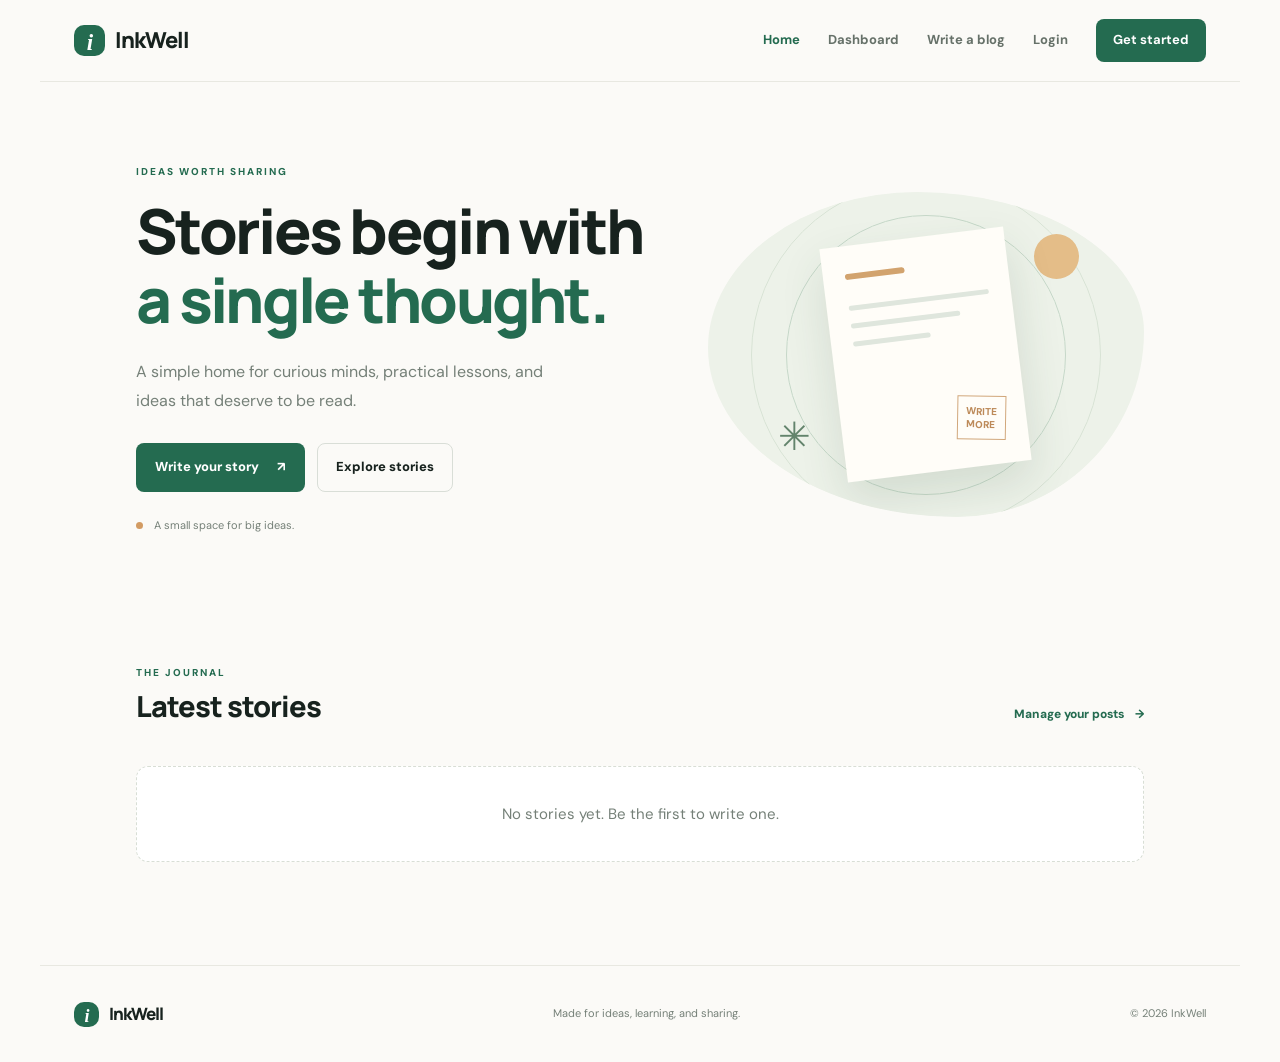
<file: index.html>
<!DOCTYPE html>
<html lang="en">
<head>
  <meta charset="UTF-8">
  <meta name="viewport" content="width=device-width, initial-scale=1.0">
  <title>InkWell — Home</title>
  <link rel="stylesheet" href="style.css">
  <script src="app.js" defer></script>
</head>
<body>
  <header class="site-header">
    <a class="brand" href="index.html"><span class="brand-mark">i</span> InkWell</a>
    <button class="menu-toggle" id="menuToggle" aria-label="Toggle navigation">☰</button>
    <nav class="nav-links" id="navLinks">
      <a class="active" href="index.html">Home</a>
      <a href="dashboard.html">Dashboard</a>
      <a href="create-blog.html">Write a blog</a>
      <a href="login.html" id="loginNav">Login</a>
      <a class="nav-cta" href="register.html" id="registerNav">Get started</a>
      <button class="link-button hidden" id="logoutButton">Log out</button>
    </nav>
  </header>

  <main>
    <section class="hero">
      <div class="hero-copy">
        <p class="eyebrow">IDEAS WORTH SHARING</p>
        <h1>Stories begin with<br><span>a single thought.</span></h1>
        <p class="hero-description">A simple home for curious minds, practical lessons, and ideas that deserve to be read.</p>
        <div class="hero-actions">
          <a class="button button-primary" href="create-blog.html">Write your story <span>↗</span></a>
          <a class="button button-secondary" href="#latest">Explore stories</a>
        </div>
        <p class="hero-note"><span class="dot"></span> A small space for big ideas.</p>
      </div>
      <div class="hero-art" aria-label="Decorative abstract illustration">
        <div class="art-orbit orbit-one"></div><div class="art-orbit orbit-two"></div>
        <div class="art-paper"><div class="paper-top"></div><div class="paper-line long"></div><div class="paper-line"></div><div class="paper-line short"></div><div class="paper-stamp">WRITE<br>MORE</div></div>
        <div class="art-sun"></div><div class="art-star">✳</div>
      </div>
    </section>

    <section class="section latest-section" id="latest">
      <div class="section-heading">
        <div><p class="eyebrow">THE JOURNAL</p><h2>Latest stories</h2></div>
        <a class="text-link" href="dashboard.html">Manage your posts <span>→</span></a>
      </div>
      <div class="blog-grid" id="blogGrid"></div>
      <p class="empty-state hidden" id="emptyState">No stories yet. Be the first to write one.</p>
    </section>
  </main>

  <footer class="site-footer"><a class="brand" href="index.html"><span class="brand-mark">i</span> InkWell</a><p>Made for ideas, learning, and sharing.</p><span>© <span id="year"></span> InkWell</span></footer>
</body>
</html>
</file>
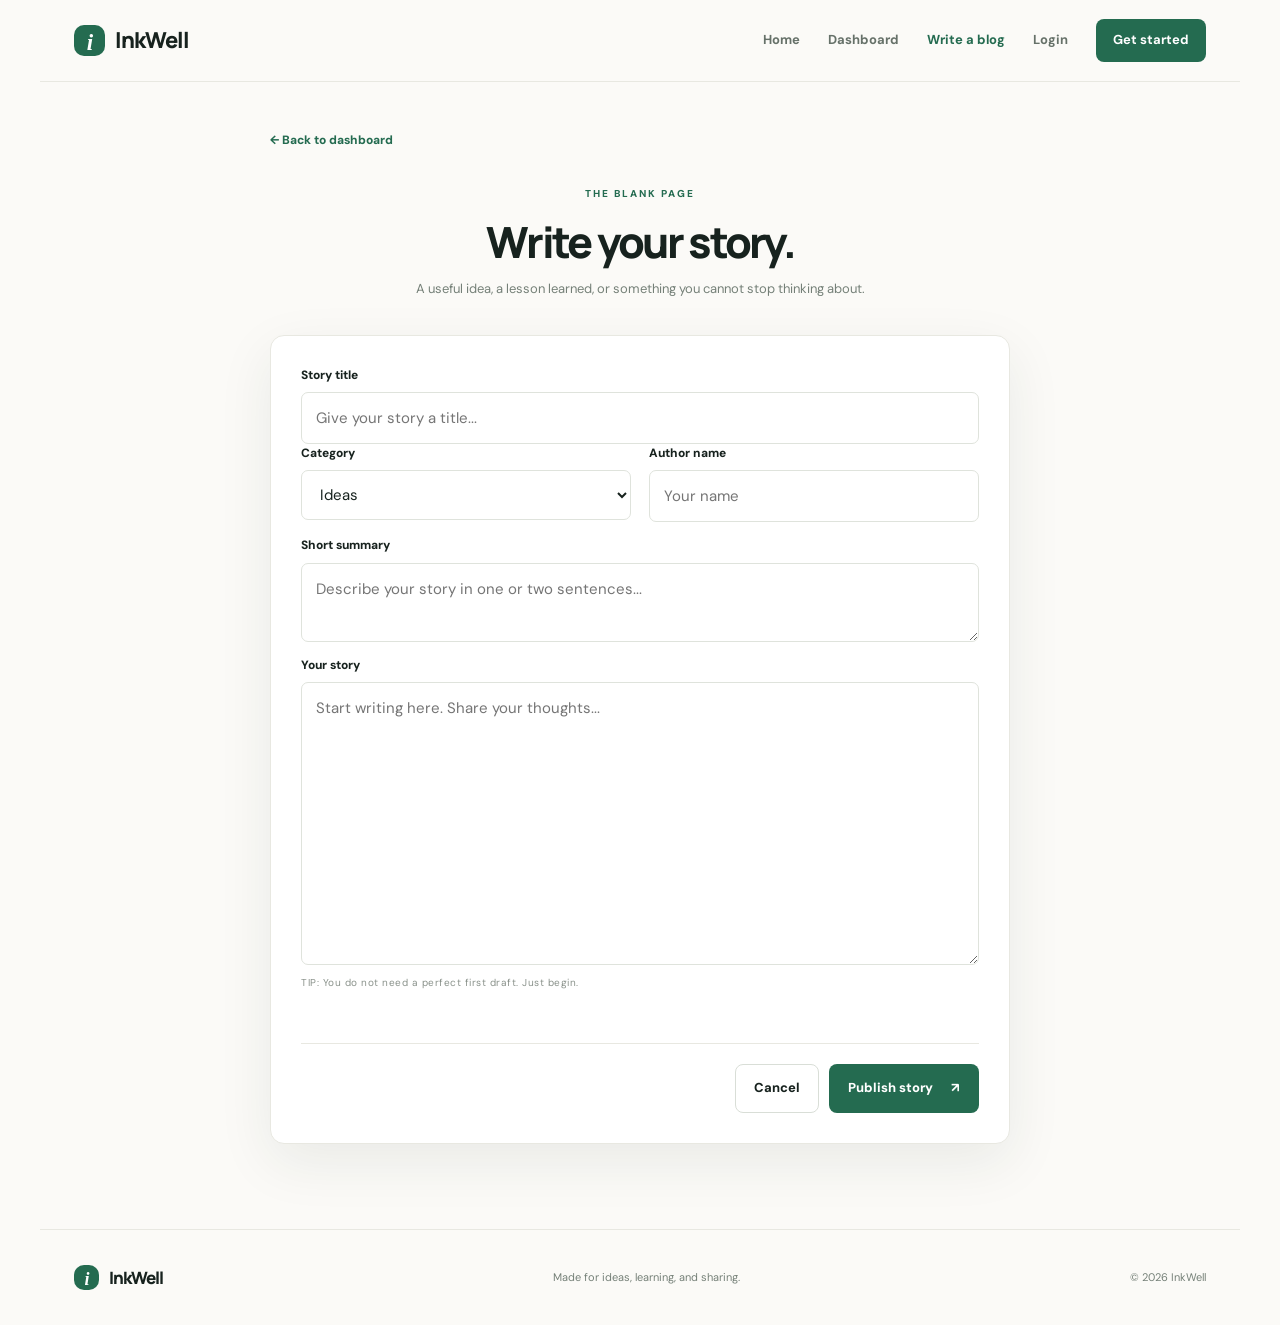
<file: create-blog.html>
<!DOCTYPE html>
<html lang="en">
<head><meta charset="UTF-8"><meta name="viewport" content="width=device-width, initial-scale=1.0"><title>Write a story — InkWell</title><link rel="stylesheet" href="style.css"><script src="app.js" defer></script></head>
<body>
  <header class="site-header"><a class="brand" href="index.html"><span class="brand-mark">i</span> InkWell</a><button class="menu-toggle" id="menuToggle" aria-label="Toggle navigation">☰</button><nav class="nav-links" id="navLinks"><a href="index.html">Home</a><a href="dashboard.html">Dashboard</a><a class="active" href="create-blog.html">Write a blog</a><a href="login.html" id="loginNav">Login</a><a class="nav-cta" href="register.html" id="registerNav">Get started</a><button class="link-button hidden" id="logoutButton">Log out</button></nav></header>
  <main class="editor-main">
    <a href="dashboard.html" class="back-link">← Back to dashboard</a>
    <div class="editor-heading"><p class="eyebrow">THE BLANK PAGE</p><h1>Write your story.</h1><p class="muted">A useful idea, a lesson learned, or something you cannot stop thinking about.</p></div>
    <form class="editor-card" id="blogForm">
      <label for="blogTitle">Story title</label><input id="blogTitle" name="title" type="text" maxlength="100" placeholder="Give your story a title..." required>
      <div class="form-row"><div class="form-field"><label for="blogCategory">Category</label><select id="blogCategory" name="category"><option>Ideas</option><option>Technology</option><option>Learning</option><option>Career</option><option>Lifestyle</option><option>Personal</option></select></div><div class="form-field"><label for="blogAuthor">Author name</label><input id="blogAuthor" name="author" type="text" maxlength="50" placeholder="Your name" required></div></div>
      <label for="blogExcerpt">Short summary</label><textarea id="blogExcerpt" name="excerpt" rows="2" maxlength="180" placeholder="Describe your story in one or two sentences..." required></textarea>
      <label for="blogContent">Your story</label><textarea id="blogContent" name="content" class="content-input" rows="10" placeholder="Start writing here. Share your thoughts..." required minlength="30"></textarea>
      <p class="editor-tip">TIP: You do not need a perfect first draft. Just begin.</p>
      <p class="form-message" id="blogMessage" aria-live="polite"></p>
      <div class="editor-actions"><a class="button button-secondary" href="dashboard.html">Cancel</a><button class="button button-primary" type="submit">Publish story <span>↗</span></button></div>
    </form>
  </main>
  <footer class="site-footer"><a class="brand" href="index.html"><span class="brand-mark">i</span> InkWell</a><p>Made for ideas, learning, and sharing.</p><span>© <span id="year"></span> InkWell</span></footer>
</body>
</html>
</file>
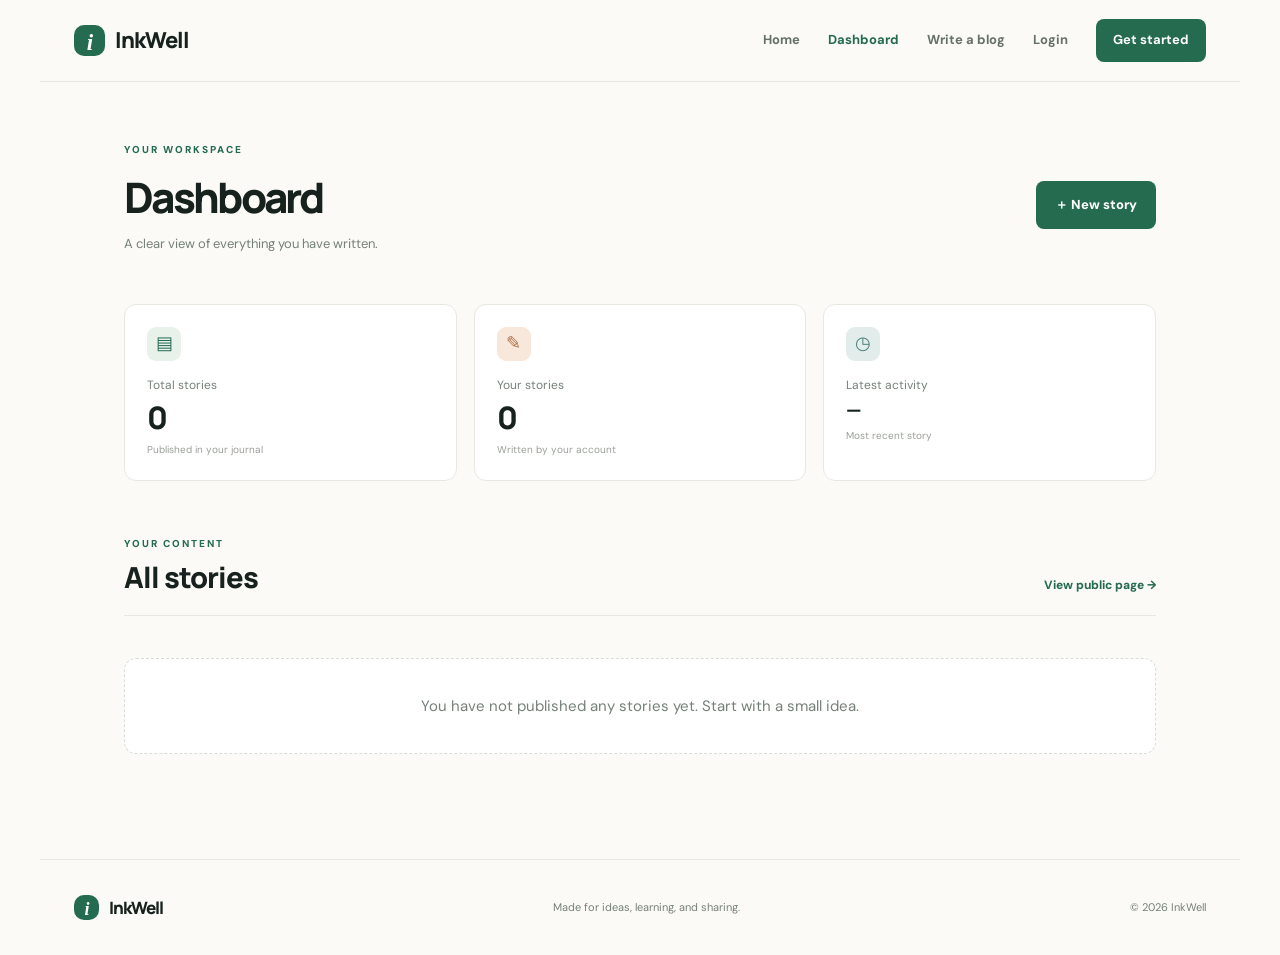
<file: dashboard.html>
<!DOCTYPE html>
<html lang="en">
<head><meta charset="UTF-8"><meta name="viewport" content="width=device-width, initial-scale=1.0"><title>Dashboard — InkWell</title><link rel="stylesheet" href="style.css"><script src="app.js" defer></script></head>
<body>
  <header class="site-header"><a class="brand" href="index.html"><span class="brand-mark">i</span> InkWell</a><button class="menu-toggle" id="menuToggle" aria-label="Toggle navigation">☰</button><nav class="nav-links" id="navLinks"><a href="index.html">Home</a><a class="active" href="dashboard.html">Dashboard</a><a href="create-blog.html">Write a blog</a><a href="login.html" id="loginNav">Login</a><a class="nav-cta" href="register.html" id="registerNav">Get started</a><button class="link-button hidden" id="logoutButton">Log out</button></nav></header>
  <main class="dashboard-main">
    <div class="dashboard-heading"><div><p class="eyebrow">YOUR WORKSPACE</p><h1>Dashboard<span id="welcomeName"></span></h1><p class="muted">A clear view of everything you have written.</p></div><a class="button button-primary" href="create-blog.html">＋ New story</a></div>
    <div class="stats-grid"><article class="stat-card"><span class="stat-icon">▤</span><p>Total stories</p><strong id="totalPosts">0</strong><span class="stat-foot">Published in your journal</span></article><article class="stat-card"><span class="stat-icon peach">✎</span><p>Your stories</p><strong id="myPosts">0</strong><span class="stat-foot">Written by your account</span></article><article class="stat-card"><span class="stat-icon green">◷</span><p>Latest activity</p><strong class="stat-word" id="latestActivity">—</strong><span class="stat-foot">Most recent story</span></article></div>
    <section class="dashboard-list"><div class="section-heading"><div><p class="eyebrow">YOUR CONTENT</p><h2>All stories</h2></div><a class="text-link" href="index.html">View public page →</a></div><div id="dashboardPosts" class="dashboard-posts"></div><p class="empty-state hidden" id="dashboardEmpty">You have not published any stories yet. Start with a small idea.</p></section>
  </main>
  <footer class="site-footer"><a class="brand" href="index.html"><span class="brand-mark">i</span> InkWell</a><p>Made for ideas, learning, and sharing.</p><span>© <span id="year"></span> InkWell</span></footer>
</body>
</html>
</file>
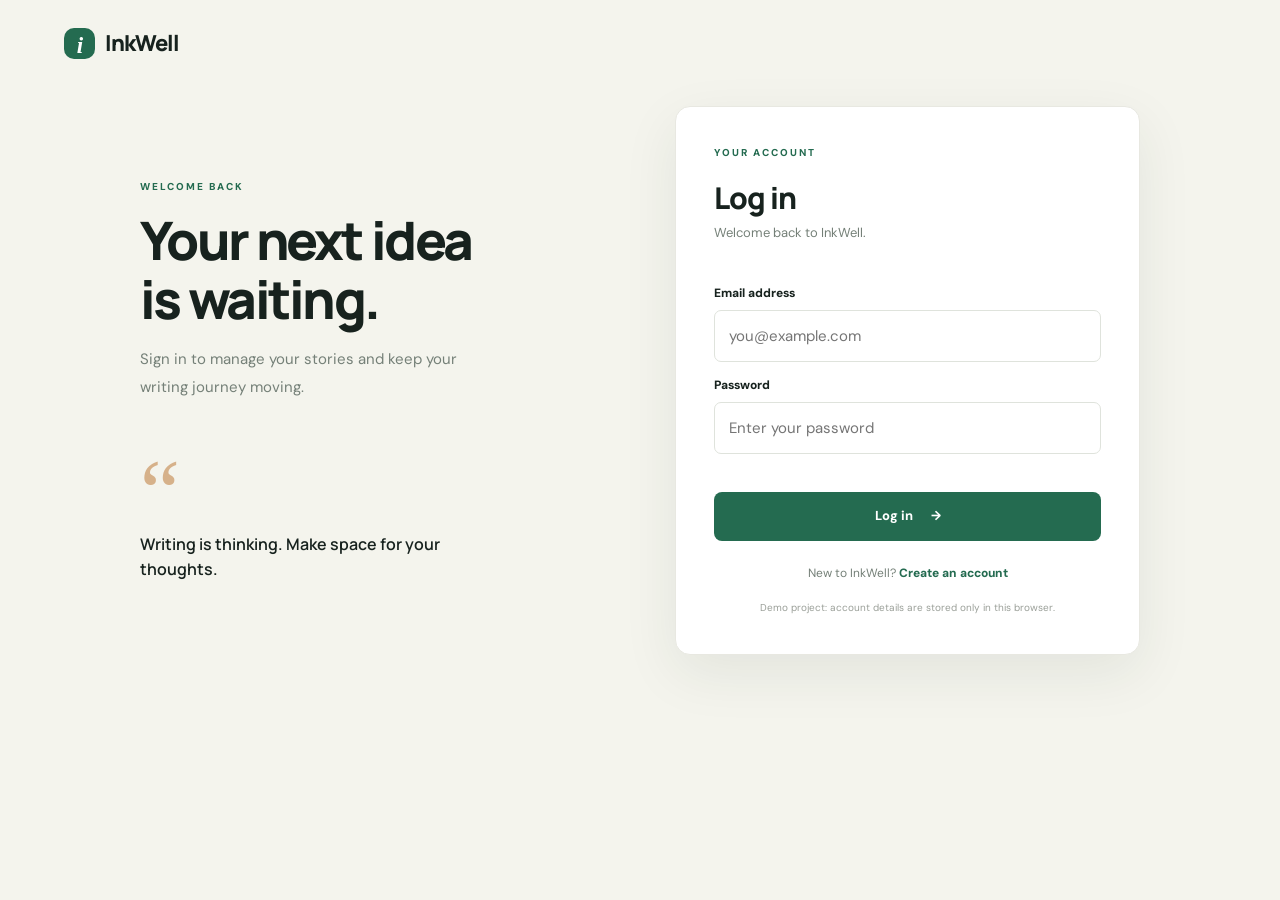
<file: login.html>
<!DOCTYPE html>
<html lang="en">
<head><meta charset="UTF-8"><meta name="viewport" content="width=device-width, initial-scale=1.0"><title>Login — InkWell</title><link rel="stylesheet" href="style.css"><script src="app.js" defer></script></head>
<body class="auth-body">
  <a class="brand auth-brand" href="index.html"><span class="brand-mark">i</span> InkWell</a>
  <main class="auth-layout">
    <section class="auth-intro"><p class="eyebrow">WELCOME BACK</p><h1>Your next idea<br>is waiting.</h1><p>Sign in to manage your stories and keep your writing journey moving.</p><div class="quote-mark">“</div><blockquote>Writing is thinking. Make space for your thoughts.</blockquote></section>
    <section class="auth-card"><p class="eyebrow">YOUR ACCOUNT</p><h2>Log in</h2><p class="muted">Welcome back to InkWell.</p>
      <form id="loginForm">
        <label for="loginEmail">Email address</label><input id="loginEmail" name="email" type="email" placeholder="you@example.com" required>
        <label for="loginPassword">Password</label><input id="loginPassword" name="password" type="password" placeholder="Enter your password" required minlength="6">
        <p class="form-message" id="loginMessage" aria-live="polite"></p>
        <button class="button button-primary full-width" type="submit">Log in <span>→</span></button>
      </form>
      <p class="auth-switch">New to InkWell? <a href="register.html">Create an account</a></p>
      <p class="demo-note">Demo project: account details are stored only in this browser.</p>
    </section>
  </main>
</body>
</html>
</file>
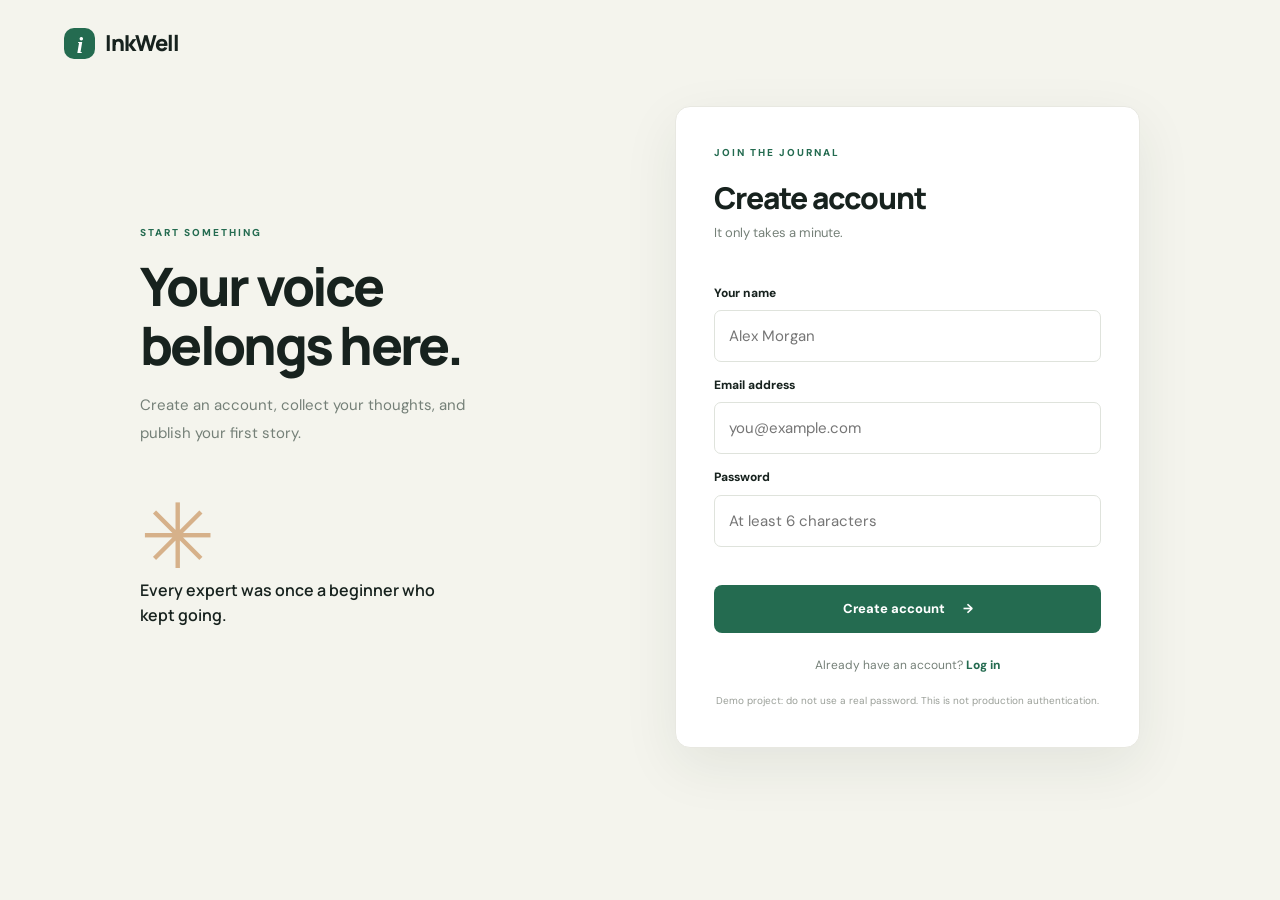
<file: register.html>
<!DOCTYPE html>
<html lang="en">
<head><meta charset="UTF-8"><meta name="viewport" content="width=device-width, initial-scale=1.0"><title>Register — InkWell</title><link rel="stylesheet" href="style.css"><script src="app.js" defer></script></head>
<body class="auth-body">
  <a class="brand auth-brand" href="index.html"><span class="brand-mark">i</span> InkWell</a>
  <main class="auth-layout">
    <section class="auth-intro"><p class="eyebrow">START SOMETHING</p><h1>Your voice<br>belongs here.</h1><p>Create an account, collect your thoughts, and publish your first story.</p><div class="quote-mark">✳</div><blockquote>Every expert was once a beginner who kept going.</blockquote></section>
    <section class="auth-card"><p class="eyebrow">JOIN THE JOURNAL</p><h2>Create account</h2><p class="muted">It only takes a minute.</p>
      <form id="registerForm">
        <label for="registerName">Your name</label><input id="registerName" name="name" type="text" placeholder="Alex Morgan" required minlength="2">
        <label for="registerEmail">Email address</label><input id="registerEmail" name="email" type="email" placeholder="you@example.com" required>
        <label for="registerPassword">Password</label><input id="registerPassword" name="password" type="password" placeholder="At least 6 characters" required minlength="6">
        <p class="form-message" id="registerMessage" aria-live="polite"></p>
        <button class="button button-primary full-width" type="submit">Create account <span>→</span></button>
      </form>
      <p class="auth-switch">Already have an account? <a href="login.html">Log in</a></p>
      <p class="demo-note">Demo project: do not use a real password. This is not production authentication.</p>
    </section>
  </main>
</body>
</html>
</file>
<file: style.css>
@import url('https://fonts.googleapis.com/css2?family=DM+Sans:wght@400;500;600;700&family=Manrope:wght@400;500;600;700;800&display=swap');
:root{--ink:#17221e;--muted:#758078;--green:#246b50;--green-dark:#194d3b;--mint:#e8f2eb;--paper:#fbfaf7;--line:#e8e8e1;--peach:#f5e1d2;--white:#fff;--shadow:0 18px 55px rgba(25,45,34,.08)}
*{box-sizing:border-box}html{scroll-behavior:smooth}body{margin:0;background:var(--paper);color:var(--ink);font-family:'DM Sans',sans-serif;font-size:15px;line-height:1.6}a{color:inherit;text-decoration:none}button,input,textarea,select{font:inherit}.site-header{height:82px;max-width:1200px;padding:0 34px;margin:auto;display:flex;align-items:center;justify-content:space-between;border-bottom:1px solid var(--line)}.brand{display:inline-flex;align-items:center;gap:10px;font-family:Manrope,sans-serif;font-weight:800;font-size:22px;letter-spacing:-1px}.brand-mark{width:31px;height:31px;background:var(--green);color:white;display:inline-grid;place-items:center;border-radius:10px;font-family:Georgia,serif;font-size:23px;font-style:italic}.nav-links{display:flex;align-items:center;gap:28px;color:#667169;font-size:13px;font-weight:700}.nav-links a.active{color:var(--green)}.nav-cta{background:var(--green);color:white!important;padding:11px 17px;border-radius:8px}.link-button{border:0;background:transparent;color:#667169;cursor:pointer;font-weight:700}.menu-toggle{display:none;border:0;background:transparent;font-size:23px}.hero{max-width:1200px;margin:0 auto;padding:82px 7.5% 76px;display:grid;grid-template-columns:1.08fr .92fr;align-items:center;gap:60px;min-height:490px}.eyebrow{font-size:10px;letter-spacing:2px;font-weight:800;color:var(--green);margin:0 0 16px}.hero h1,.auth-intro h1,.editor-heading h1,.dashboard-heading h1{font-family:Manrope,sans-serif;font-size:clamp(38px,5vw,62px);line-height:1.12;letter-spacing:-2.7px;margin:0;font-weight:800}.hero h1 span{color:var(--green)}.hero-description{max-width:435px;color:var(--muted);font-size:16px;line-height:1.85;margin:22px 0 27px}.hero-actions{display:flex;gap:12px;flex-wrap:wrap}.button{display:inline-flex;align-items:center;justify-content:center;gap:18px;padding:13px 18px;border:1px solid transparent;border-radius:8px;font-size:13px;font-weight:800;cursor:pointer;transition:transform .18s,background .18s}.button:hover{transform:translateY(-2px)}.button-primary{background:var(--green);color:white}.button-primary:hover{background:var(--green-dark)}.button-secondary{background:transparent;border-color:#d9ded7;color:var(--ink)}.hero-note{font-size:11px;color:var(--muted);margin-top:25px}.dot{display:inline-block;width:7px;height:7px;background:#d29b63;border-radius:50%;margin-right:8px}.hero-art{height:325px;position:relative;display:grid;place-items:center;background:#edf2e9;border-radius:48% 52% 43% 57%/48% 43% 57% 52%;overflow:hidden}.art-orbit{position:absolute;border:1px solid #c6d8c9;border-radius:50%;width:280px;height:280px}.orbit-two{width:350px;height:350px;border-color:#d8e3d5}.art-paper{position:relative;width:185px;height:235px;background:#fffdf8;box-shadow:0 20px 45px #34553c24;padding:28px 22px;transform:rotate(-7deg);z-index:2}.paper-top{width:60px;height:6px;background:#d2a36e;border-radius:4px;margin-bottom:26px}.paper-line{height:5px;width:78%;background:#dfe6dd;margin:13px 0;border-radius:5px}.paper-line.long{width:100%}.paper-line.short{width:55%}.paper-stamp{position:absolute;bottom:26px;right:20px;border:1px solid #d1a77b;color:#bd8a59;padding:8px;font-size:10px;line-height:1.3;font-weight:800;transform:rotate(8deg)}.art-sun{position:absolute;right:15%;top:13%;width:45px;height:45px;border-radius:50%;background:#e4bd88}.art-star{position:absolute;left:16%;bottom:15%;font-size:39px;color:#63846c}.section{max-width:1200px;margin:auto;padding:44px 7.5% 88px}.section-heading{display:flex;align-items:end;justify-content:space-between;gap:20px;margin-bottom:27px}.section-heading h2,.dashboard-list h2{font:800 29px/1.2 Manrope,sans-serif;letter-spacing:-1px;margin:0}.section-heading .eyebrow{margin-bottom:8px}.text-link{font-size:12px;font-weight:800;color:var(--green)}.text-link span{margin-left:8px}.blog-grid{display:grid;grid-template-columns:repeat(3,minmax(0,1fr));gap:20px}.blog-card{border:1px solid var(--line);background:white;border-radius:13px;overflow:hidden;transition:transform .2s,box-shadow .2s}.blog-card:hover{transform:translateY(-4px);box-shadow:var(--shadow)}.card-art{height:130px;display:flex;align-items:center;justify-content:center;font-family:Manrope,sans-serif;font-size:45px;font-weight:800;color:#3e7053;background:#e4eee3}.card-art.art-1{background:#f5e7d9;color:#a86d48}.card-art.art-2{background:#e8e5f1;color:#71639a}.card-art.art-3{background:#e2eceb;color:#4d817a}.blog-card-content{padding:21px}.category-tag{font-size:9px;letter-spacing:1.4px;font-weight:800;text-transform:uppercase;color:var(--green)}.blog-card h3{font:800 18px/1.35 Manrope,sans-serif;letter-spacing:-.4px;margin:10px 0}.blog-card p{font-size:12px;line-height:1.8;color:var(--muted);margin:0 0 18px}.card-meta{display:flex;justify-content:space-between;gap:10px;border-top:1px solid var(--line);padding-top:13px;color:#89918a;font-size:10px}.empty-state{padding:35px;text-align:center;color:var(--muted);background:white;border:1px dashed #d8ded5;border-radius:12px}.site-footer{max-width:1200px;margin:auto;padding:28px 34px;border-top:1px solid var(--line);display:flex;align-items:center;justify-content:space-between;gap:20px;color:var(--muted);font-size:11px}.site-footer .brand{color:var(--ink);font-size:17px}.site-footer .brand-mark{width:25px;height:25px;font-size:18px}.hidden{display:none!important}
.auth-body{min-height:100vh;background:#f4f4ed;padding:26px 5%}.auth-brand{max-width:1200px;margin:0 auto;display:flex}.auth-layout{max-width:1000px;margin:45px auto 20px;display:grid;grid-template-columns:1fr 1fr;gap:70px;align-items:center}.auth-intro{padding:25px 0}.auth-intro h1{font-size:53px}.auth-intro>p:not(.eyebrow){max-width:360px;color:var(--muted);line-height:1.9}.quote-mark{font:90px/1 Georgia,serif;color:#d6b18a;margin-top:45px}.auth-intro blockquote{margin:-5px 0 0;font:600 16px/1.6 Manrope,sans-serif;max-width:300px}.auth-card{background:white;padding:38px;border:1px solid var(--line);border-radius:15px;box-shadow:var(--shadow)}.auth-card h2{font:800 30px Manrope,sans-serif;letter-spacing:-1px;margin:0}.muted{color:var(--muted)}.auth-card>.muted{font-size:13px;margin-top:5px;margin-bottom:26px}.auth-card form,.editor-card{display:flex;flex-direction:column}.auth-card label,.editor-card label{font-size:12px;font-weight:800;margin:14px 0 7px}.auth-card input,.editor-card input,.editor-card textarea,.editor-card select{width:100%;padding:13px 14px;border:1px solid #dfe3dc;border-radius:7px;background:#fff;color:var(--ink);outline:none}.auth-card input:focus,.editor-card input:focus,.editor-card textarea:focus,.editor-card select:focus{border-color:var(--green);box-shadow:0 0 0 3px #246b5014}.full-width{width:100%;margin-top:8px}.auth-switch{text-align:center;font-size:12px;color:var(--muted);margin:23px 0 0}.auth-switch a{color:var(--green);font-weight:800}.demo-note{font-size:10px;text-align:center;color:#9a9f98;margin:17px 0 0}.form-message{font-size:12px;min-height:16px;color:#b33d3d;margin:7px 0}.form-message.success{color:var(--green)}
.dashboard-main{max-width:1100px;margin:0 auto;padding:60px 34px 90px}.dashboard-heading{display:flex;align-items:center;justify-content:space-between;gap:20px;margin-bottom:36px}.dashboard-heading h1{font-size:42px}.dashboard-heading h1 span{font:500 14px 'DM Sans',sans-serif;color:var(--muted);letter-spacing:0;margin-left:12px}.dashboard-heading .muted{font-size:13px}.stats-grid{display:grid;grid-template-columns:repeat(3,1fr);gap:17px;margin-bottom:55px}.stat-card{background:white;border:1px solid var(--line);border-radius:12px;padding:22px}.stat-icon{width:34px;height:34px;display:grid;place-items:center;border-radius:9px;background:var(--mint);color:var(--green);font-size:18px}.stat-icon.peach{background:#f8e8dc;color:#ac7049}.stat-icon.green{background:#e2eceb;color:#4d817a}.stat-card p{font-size:12px;color:var(--muted);margin:15px 0 1px}.stat-card strong{font:800 31px Manrope,sans-serif;letter-spacing:-1px}.stat-card .stat-word{font-size:20px}.stat-foot{display:block;font-size:10px;color:#9a9f98;margin-top:4px}.dashboard-list .section-heading{padding-bottom:20px;border-bottom:1px solid var(--line)}.dashboard-posts{display:flex;flex-direction:column;gap:10px}.dashboard-post{display:flex;align-items:center;justify-content:space-between;gap:20px;padding:17px 20px;background:white;border:1px solid var(--line);border-radius:10px}.dashboard-post h3{font:700 15px Manrope,sans-serif;margin:0 0 5px}.dashboard-post p{font-size:11px;color:var(--muted);margin:0}.post-actions{display:flex;align-items:center;gap:12px}.delete-button{border:1px solid #f0d9d5;background:#fff7f5;color:#a44439;border-radius:6px;padding:8px 11px;font-size:11px;font-weight:800;cursor:pointer}
.editor-main{max-width:790px;margin:0 auto;padding:45px 25px 85px}.back-link{font-size:12px;font-weight:800;color:var(--green)}.editor-heading{text-align:center;margin:35px 0}.editor-heading h1{font-size:43px}.editor-heading .muted{font-size:13px}.editor-card{background:white;border:1px solid var(--line);border-radius:14px;padding:30px;box-shadow:var(--shadow)}.editor-card label:first-child{margin-top:0}.editor-card textarea{resize:vertical;line-height:1.7}.editor-card .content-input{min-height:230px}.form-row{display:grid;grid-template-columns:1fr 1fr;gap:18px}.form-field{display:flex;flex-direction:column}.editor-tip{font-size:10px;letter-spacing:.5px;color:#89918a}.editor-actions{display:flex;justify-content:flex-end;gap:10px;border-top:1px solid var(--line);padding-top:20px;margin-top:12px}
@media(max-width:760px){.site-header{height:70px;padding:0 20px}.menu-toggle{display:block}.nav-links{display:none;position:absolute;z-index:5;top:69px;left:0;right:0;background:var(--paper);padding:20px;box-shadow:0 12px 20px #0000000d;flex-direction:column;align-items:stretch;gap:17px}.nav-links.open{display:flex}.nav-links .nav-cta{text-align:center}.hero{grid-template-columns:1fr;padding:55px 25px 45px;gap:35px}.hero h1{font-size:45px}.hero-art{height:265px;grid-row:1}.section{padding:35px 22px 60px}.blog-grid{grid-template-columns:1fr}.card-art{height:105px}.section-heading{align-items:start}.section-heading h2{font-size:25px}.text-link{max-width:130px;text-align:right}.site-footer{padding:25px 20px;flex-wrap:wrap}.site-footer p{order:3;width:100%;margin:0}.auth-body{padding:20px}.auth-layout{grid-template-columns:1fr;gap:10px;margin-top:15px}.auth-intro{padding:10px 0}.auth-intro h1{font-size:40px}.auth-intro>p:not(.eyebrow){margin-bottom:5px}.quote-mark,.auth-intro blockquote{display:none}.auth-card{padding:25px}.dashboard-main{padding:40px 20px 60px}.dashboard-heading{align-items:flex-start;flex-direction:column}.dashboard-heading h1{font-size:35px}.stats-grid{grid-template-columns:1fr;gap:10px;margin-bottom:40px}.stat-card{padding:17px}.stat-card p{margin-top:8px}.dashboard-post{align-items:flex-start;flex-direction:column}.editor-main{padding:35px 17px 60px}.editor-heading h1{font-size:35px}.editor-card{padding:20px}.form-row{grid-template-columns:1fr;gap:0}.editor-actions{justify-content:stretch}.editor-actions .button{flex:1}}
</file>
